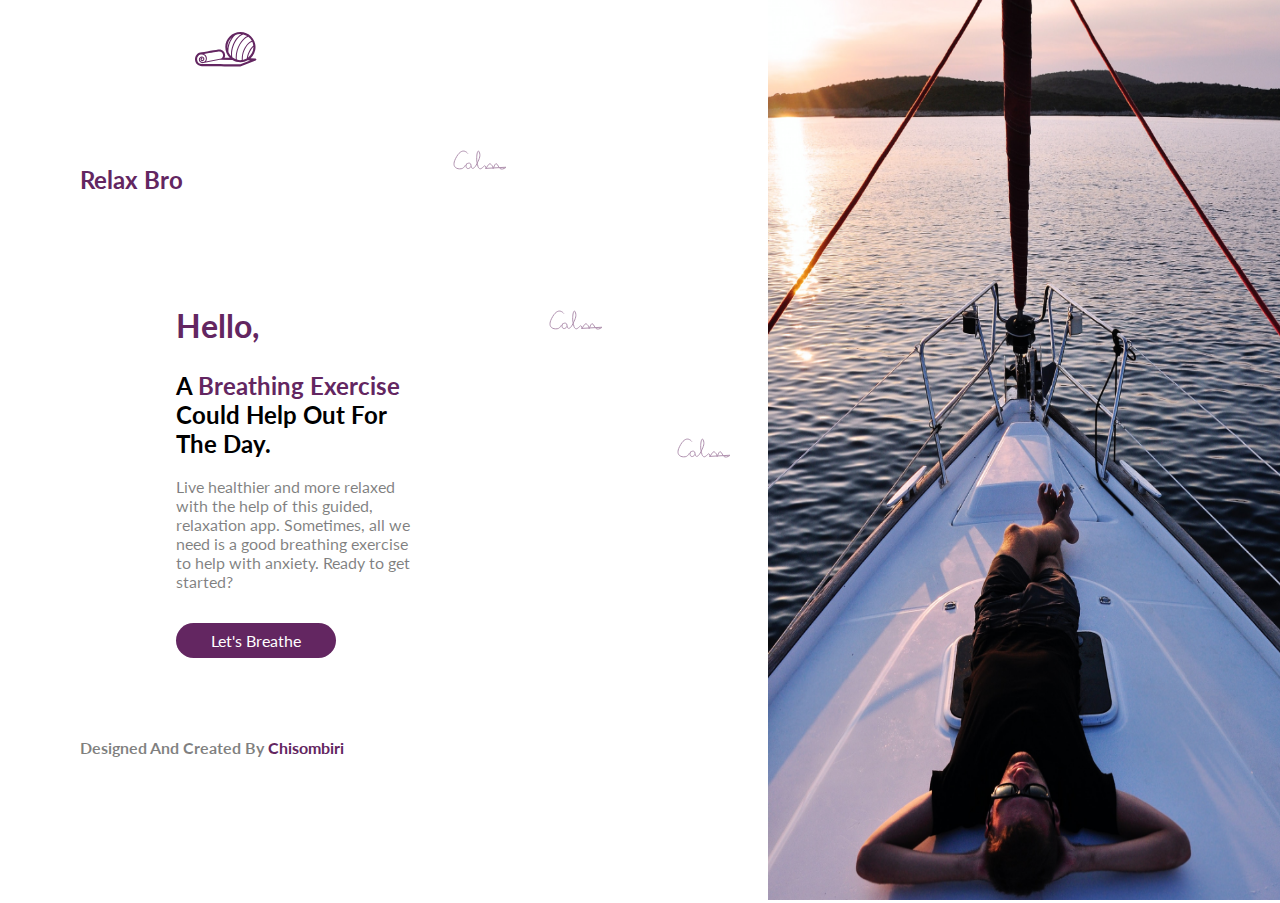
<file: index.html>
<!DOCTYPE html>
<html lang="en">
<head>
    <meta charset="UTF-8">
    <meta http-equiv="X-UA-Compatible" content="IE=edge">
    <meta name="viewport" content="width=device-width, initial-scale=1.0">
    <title>Relax bro</title>
    <link rel="shortcut icon" href="yoga.png">
    <link href="https://fonts.googleapis.com/css2?family=Lato&display=swap" rel="stylesheet">
    <link rel="stylesheet" href="main.css">
</head>
<body>
    <main class="left-side">
        <header>
            <h4>Relax Bro</h4>
            <svg width="62" height="35" viewBox="0 0 62 35" fill="none" xmlns="http://www.w3.org/2000/svg">
                <path d="M61.3536 27.2835C61.2656 26.792 60.8436 26.4305 60.3451 26.4185L55.5716 26.3035C58.6166 23.5365 60.5311 19.5455 60.5311 15.117C60.5311 6.781 53.7496 0 45.4136 0C37.0776 0 30.2966 6.781 30.2966 15.1165C30.2966 19.291 31.9971 23.076 34.7421 25.8145L29.5786 25.733C29.9526 25.0125 30.1561 24.203 30.1561 23.3665C30.1561 19.9775 27.5991 17.4215 24.2081 17.4215C22.7861 17.4215 8.15114 20.0245 5.20414 20.5515C2.00064 21.213 -0.273862 24.4165 0.0266375 27.8445C0.365638 31.723 2.97564 34.081 7.00664 34.1525C7.82564 34.167 44.0266 34.3725 45.5671 34.381C45.5686 34.381 45.5711 34.381 45.5731 34.381C45.7061 34.381 45.8376 34.3555 45.9611 34.307L60.7081 28.4445C61.1721 28.26 61.4416 27.775 61.3536 27.2835ZM52.9216 25.7315C53.6991 21.5285 55.7906 17.345 58.4116 14.7395C58.4151 14.866 58.4306 14.9895 58.4306 15.1165C58.4306 19.4975 56.2486 23.3715 52.9216 25.7315ZM47.8411 27.898C47.1676 19.8785 52.4411 11.0995 57.2656 9.764C57.7806 10.9 58.1341 12.121 58.3041 13.4015C55.0431 16.27 52.4391 21.45 51.7351 26.486C50.5396 27.1535 49.2296 27.635 47.8411 27.898ZM56.7926 8.811C51.2316 10.5395 46.1536 20.23 46.8026 28.057C46.3461 28.1055 45.8831 28.1335 45.4136 28.1335C44.1746 28.1335 42.9801 27.9485 41.8441 27.624C40.8301 17.7805 47.2251 6.7365 53.2531 4.75C54.6951 5.8435 55.9081 7.221 56.7926 8.811ZM37.2951 25.274C36.2276 18.876 38.8011 11.7855 41.9356 7.471C43.8701 4.808 46.0426 3.0595 48.1676 2.3995C49.6226 2.7145 50.9816 3.2795 52.2116 4.037C46.1351 6.727 39.9881 17.488 40.7561 27.2565C39.4971 26.772 38.3311 26.104 37.2951 25.274ZM36.8526 5.3365C34.9671 8.1745 33.0581 11.169 32.4731 16.498C32.4251 16.044 32.3976 15.5835 32.3976 15.1165C32.3976 11.2185 34.1286 7.7245 36.8526 5.3365ZM33.4771 20.2925C33.0351 15.9135 34.4131 10.746 37.2011 6.6395C38.2306 5.1235 39.3656 3.9165 40.5151 3.065C42.0286 2.4475 43.6806 2.1005 45.4136 2.1005C45.6511 2.1005 45.8831 2.1235 46.1181 2.136C44.3616 3.1105 42.6406 4.7135 41.0856 6.854C38.0251 11.0665 35.4821 17.834 36.0936 24.184C35.0026 23.0625 34.1106 21.7475 33.4771 20.2925ZM28.0556 23.3665C28.0556 25.871 26.3216 26.4115 26.3216 26.4115L10.9536 29.499C11.5511 28.745 11.9086 27.792 11.9086 26.757C11.9086 25.285 11.3031 23.859 10.2476 22.8435C9.89414 22.5035 9.49864 22.2245 9.07664 21.998C15.5226 20.864 23.3786 19.5275 24.2086 19.522C26.4376 19.522 28.0556 21.1385 28.0556 23.3665ZM45.3746 32.2795C42.3751 32.2625 7.81914 32.066 7.04364 32.052C4.11114 32.0005 2.36214 30.441 2.11914 27.6615C1.91414 25.318 3.48864 23.0515 5.60214 22.6145C5.96464 22.5495 6.34164 22.4825 6.72714 22.414C7.78514 22.4625 8.76314 22.874 9.51914 23.601C10.3696 24.419 10.8576 25.5695 10.8576 26.7575C10.8576 28.359 9.65264 29.9135 8.23614 30.0455C5.98564 30.2555 4.89264 28.9665 4.89264 27.537C4.89264 26.451 5.77564 25.568 6.86164 25.568C7.67214 25.568 8.33214 26.2275 8.33214 27.0385C8.33214 27.629 7.85164 28.1095 7.26114 28.1095C6.84614 28.1095 6.50914 27.7725 6.50914 27.358C6.50914 27.084 6.73164 26.8615 7.00564 26.8615C7.29564 26.8615 7.53064 26.6265 7.53064 26.3365C7.53064 26.0465 7.29564 25.8115 7.00564 25.8115C6.15264 25.8115 5.45864 26.5055 5.45864 27.3585C5.45864 28.352 6.26714 29.1605 7.26114 29.1605C8.43064 29.1605 9.38264 28.209 9.38264 27.039C9.38264 25.649 8.25214 24.5185 6.86214 24.5185C5.19714 24.5185 3.84264 25.873 3.84264 27.538C3.84264 29.547 5.47714 31.181 7.48564 31.181C7.82014 31.181 8.14664 31.1435 8.46064 31.0725L24.7181 27.8065L37.4436 27.9595C39.7591 29.402 42.4906 30.2355 45.4136 30.2355C48.0706 30.2355 50.5691 29.547 52.7411 28.338L55.1461 28.396L45.3746 32.2795Z" fill="#632661"/>
            </svg>    
        </header>
        <div class="info">
            <h1>Hello,</h1>
            <h2>A <span>Breathing Exercise</span> Could Help Out For The Day.</h2>
            <p>Live healthier and more relaxed with the help of this guided, relaxation app. Sometimes, all we need is a good breathing exercise to help with anxiety. Ready to get started?</p>
            <a href="breathe/index.html">Let's Breathe</a>
        </div>
        <footer>
            <h4>Designed And Created By <span>Chisombiri</span></h4>
        </footer>
    </main>
    <svg class="calm" width="64" height="64" viewBox="0 0 64 64" fill="none" xmlns="http://www.w3.org/2000/svg">
        <path d="M19.5334 25.1638C19.5334 25.1638 14.12 17.4105 7.5027 30.7252C1.9987 41.8012 13.24 41.7732 15.2494 39.9385C16.8934 38.4372 18.572 34.5172 21.632 35.2172C23.6 35.6665 22.592 38.2732 23.468 39.5878C24.3427 40.8998 26.1787 41.1612 28.9747 35.6545C31.7707 30.1478 32.7347 27.1745 31.0734 23.7652C29.412 20.3558 28.0134 29.9718 28.976 34.0812C29.9387 38.1905 29.7627 39.5878 31.5987 40.6372C33.4347 41.6865 36.0574 37.4905 36.844 37.7532C37.6307 38.0158 38.068 39.9385 38.068 40.3758" stroke="#632661" stroke-linecap="round" stroke-linejoin="round"/>
        <path d="M18.8347 35.9158C18.8347 35.9158 16.7361 38.7131 19.0094 40.1998C21.2827 41.6865 23.0307 38.4518 23.0307 38.4518M38.0667 40.3745C38.0667 40.3745 40.9521 34.8678 42.2641 35.8278C43.5761 36.7878 45.1494 38.2771 45.0614 40.2878C44.9734 42.2985 46.5481 35.7411 48.1214 35.6545C49.6947 35.5678 50.6561 40.4625 52.9294 40.9878C55.2027 41.5131 57.5627 39.6758 58.0001 39.2385L38.0667 40.3745Z" stroke="#632661" stroke-linecap="round"/>
        </svg>
        
    <svg class="calm" width="64" height="64" viewBox="0 0 64 64" fill="none" xmlns="http://www.w3.org/2000/svg">
        <path d="M19.5334 25.1638C19.5334 25.1638 14.12 17.4105 7.5027 30.7252C1.9987 41.8012 13.24 41.7732 15.2494 39.9385C16.8934 38.4372 18.572 34.5172 21.632 35.2172C23.6 35.6665 22.592 38.2732 23.468 39.5878C24.3427 40.8998 26.1787 41.1612 28.9747 35.6545C31.7707 30.1478 32.7347 27.1745 31.0734 23.7652C29.412 20.3558 28.0134 29.9718 28.976 34.0812C29.9387 38.1905 29.7627 39.5878 31.5987 40.6372C33.4347 41.6865 36.0574 37.4905 36.844 37.7532C37.6307 38.0158 38.068 39.9385 38.068 40.3758" stroke="#632661" stroke-linecap="round" stroke-linejoin="round"/>
        <path d="M18.8347 35.9158C18.8347 35.9158 16.7361 38.7131 19.0094 40.1998C21.2827 41.6865 23.0307 38.4518 23.0307 38.4518M38.0667 40.3745C38.0667 40.3745 40.9521 34.8678 42.2641 35.8278C43.5761 36.7878 45.1494 38.2771 45.0614 40.2878C44.9734 42.2985 46.5481 35.7411 48.1214 35.6545C49.6947 35.5678 50.6561 40.4625 52.9294 40.9878C55.2027 41.5131 57.5627 39.6758 58.0001 39.2385L38.0667 40.3745Z" stroke="#632661" stroke-linecap="round"/>
    </svg>
        
    <svg class="calm" width="64" height="64" viewBox="0 0 64 64" fill="none" xmlns="http://www.w3.org/2000/svg">
        <path d="M19.5334 25.1638C19.5334 25.1638 14.12 17.4105 7.5027 30.7252C1.9987 41.8012 13.24 41.7732 15.2494 39.9385C16.8934 38.4372 18.572 34.5172 21.632 35.2172C23.6 35.6665 22.592 38.2732 23.468 39.5878C24.3427 40.8998 26.1787 41.1612 28.9747 35.6545C31.7707 30.1478 32.7347 27.1745 31.0734 23.7652C29.412 20.3558 28.0134 29.9718 28.976 34.0812C29.9387 38.1905 29.7627 39.5878 31.5987 40.6372C33.4347 41.6865 36.0574 37.4905 36.844 37.7532C37.6307 38.0158 38.068 39.9385 38.068 40.3758" stroke="#632661" stroke-linecap="round" stroke-linejoin="round"/>
        <path d="M18.8347 35.9158C18.8347 35.9158 16.7361 38.7131 19.0094 40.1998C21.2827 41.6865 23.0307 38.4518 23.0307 38.4518M38.0667 40.3745C38.0667 40.3745 40.9521 34.8678 42.2641 35.8278C43.5761 36.7878 45.1494 38.2771 45.0614 40.2878C44.9734 42.2985 46.5481 35.7411 48.1214 35.6545C49.6947 35.5678 50.6561 40.4625 52.9294 40.9878C55.2027 41.5131 57.5627 39.6758 58.0001 39.2385L38.0667 40.3745Z" stroke="#632661" stroke-linecap="round"/>
    </svg>
        
    <div class="right-side">
        <img src="relaxed.png" alt="">
    </div>
</body>
</html>
</file>
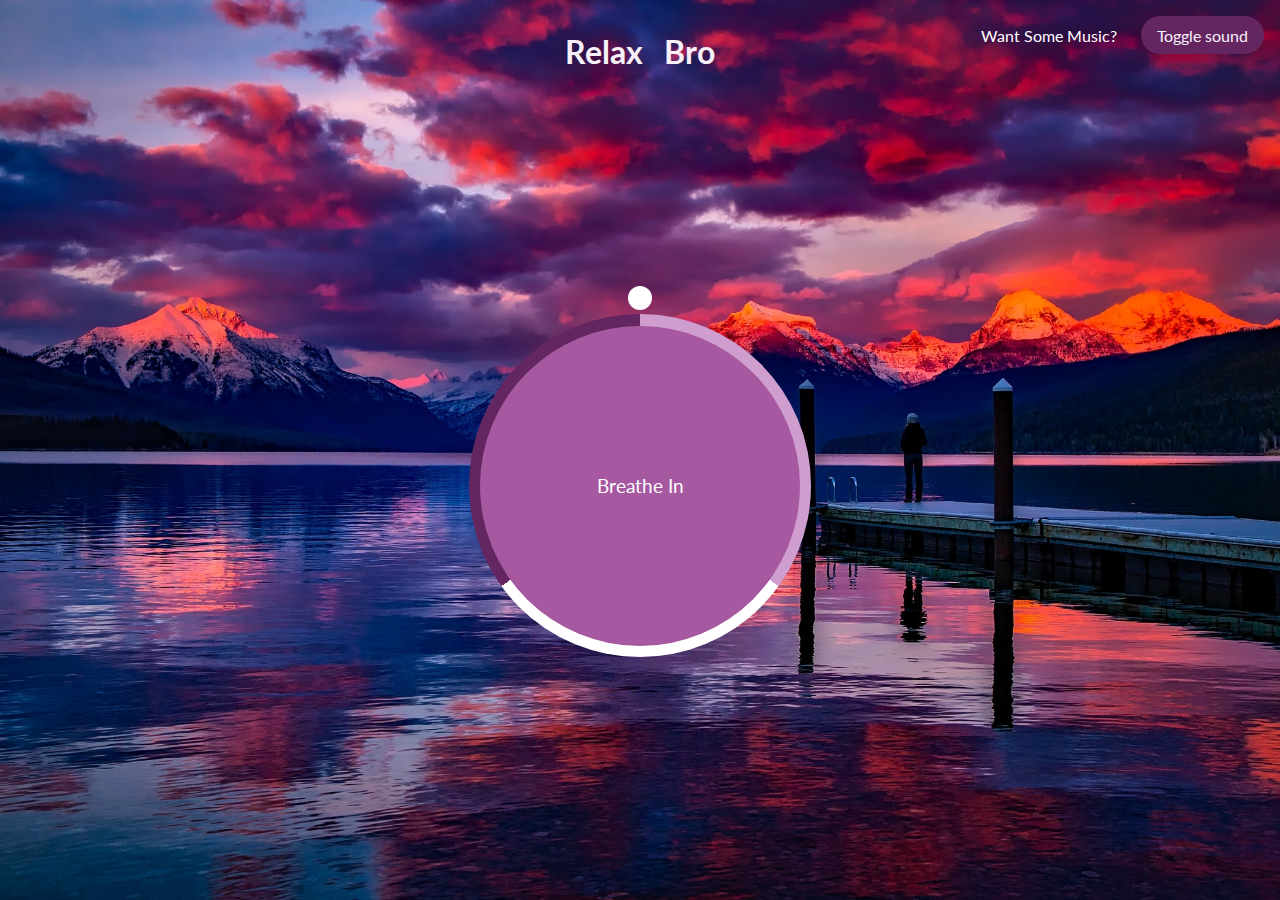
<file: breathe/index.html>
<!DOCTYPE html>
<html lang="en">
<head>
    <meta charset="UTF-8">
    <meta http-equiv="X-UA-Compatible" content="IE=edge">
    <meta name="viewport" content="width=device-width, initial-scale=1.0">
    <title>Breathe</title>
    <link rel="shortcut icon" href="../yoga.png">
    <link href="https://fonts.googleapis.com/css2?family=Lato&display=swap" rel="stylesheet">
    <link rel="stylesheet" href="style.css">
</head>
<body>
   <h1>Relax Bro</h1>
   <div class="container" id="container">
       <div class="circle"></div>
       <p class="text"></p>
       <div class="point-container">
           <div class="pointer"></div>
       </div>
       <div class="gradient-circle"></div>
   </div>

    <audio src="serene.mp3" muted="muted"></audio>
    <div class="toggle">
        <span>Want Some Music?</span>
        <a id="toggleSound">Toggle sound</a>
    </div>

    <script src="app.js"></script>
</body>
</html>
</file>
<file: main.css>
*{
    box-sizing: border-box;
    margin: 0;
    padding: 0;
}

body{
    height: 100vh;
    display: flex;
    justify-content: space-between;
    font-family: 'Lato', sans-serif;
    overflow: hidden;
}

.right-side{
    height: 100%;
    flex-basis: 40%;
}

.right-side img{
    height: 100%;
    width: 100%;
}

.left-side{
    flex-basis: 45%;
    display: flex;
    flex-flow: column;
    justify-content: space-around;
    margin-left: 1em;
}

header{
    flex-basis: 25%;
    margin-top: 2em;
    display: flex;
    margin-left: 4em;
}

header h4{
    font-size: 1.5em;
    margin-right: 0.5em;
    color: #632661;
    align-self: flex-end;
}

.calm{
    position: absolute;
    z-index: -2;
    opacity: 0.5;
}

.calm:nth-of-type(1){
    top: 18em;
    left: 34em;
}

.calm:nth-of-type(2){
    top: 8em;
    left: 28em;
}

.calm:nth-of-type(3){
    top: 26em;
    left: 42em;
}

.info{
    width: 15em;
    flex-basis: 25%;
    margin-top: 7rem;
    margin-left: 10em;
    display: flex;
    flex-flow: column;
}

.info a{
    width: 10em;
    text-decoration: none;
    background-color: #632661;
    color: #fff;
    text-align: center;
    padding: 0.5em 0;
    border-radius: 1.5em;
    font-style: bold;
    transition: all 1s;
}

.info a:hover,
.info a:active{
    transform: scale(1.05);
    color: #632661;
    background-color: rgba(148, 128, 128, 0.3);
}

.info h1, .info h2{
    margin-bottom: 0.8em;
}

.info p{
    margin-bottom: 2em;
}

.info p, footer h4{
    color: rgba(0, 0, 0, 0.5);
}

footer{
    flex-basis: 25%;
    margin-top: 5em;
    margin-left: 4em;
}

.info h1, .info span, footer span{
    color: #632661;
}

@media (max-width:600px) {
    body{
        flex-flow: column;
        width: 100vw;
        justify-content: center;
        align-content: center;
    }

    .right-side img{
        display: none;
    }

    .left-side{
        flex-basis: 100%;
        width: 100%;
        display: flex;
        flex-flow: column;
        justify-content: center;
        align-items: center;
    }

    header{
        margin-top: 2em;
    }

    header, .info, footer{
        margin-left: 0;
        margin-right: 0;
        width: 100%;
    }

    .info, footer{
        align-items: center;
        text-align: center;
    }

    .info{
        width: 15em;
        margin-top: 4em;
    }

    .info h1, .info h2{
        margin-bottom: 1em;
    }
    
    .info p{
        margin-bottom: 2em;
    }

    footer{
        margin-top: 6em;
    }

    .calm{
        display: none;
    }
}
</file>
<file: breathe/style.css>
*{
    box-sizing: border-box;
    margin: 0;
}

body{
    margin: 0;
    font-family: 'Lato', sans-serif;
    height: 100vh;
    width: 100vw;
    background: rgb(166, 89, 161) url('pexels.jpg') no-repeat center center/cover;
    display: flex;
    flex-flow: column;
    align-items: center;
    color: #fff;
}

h1{
    margin-top: 1em;
    word-spacing: 0.4em;
    color: #f8f0f8;
}

.container{
    display: flex;
    justify-self: center;
    justify-content: center;
    align-items: center;
    margin: auto;
    height: 20em;
    width: 20em;
    transform: scale(1);
    position: relative;
}

.circle{
    background-color: rgb(166, 89, 161);
    height: 100%;
    width: 100%;
    border-radius: 50%;
    position: absolute;
    top: 0;
    left: 0;
    z-index: -1;
}

.text{
    font-size: 1.2em;
}

.gradient-circle{
    background: conic-gradient(
        #cf9ece 0%,
        #cf9ece 35%,
        #fff 35%,
        #fff 65%,
        #632661 65%,
        #632661 100%
    );
    height: 21.4em;
    width: 21.4em;
    z-index: -2;
    border-radius: 50%;
    position: absolute;
}

.point-container{
    width: 1.5em;
    height: 12.5em;
    position: absolute;
    top: -2.5em;
    animation: rotate 8s linear forwards infinite;
    transform-origin: bottom center;
}

.pointer{
    background-color: #fff;
    height: 1.5em;
    width: 100%;
    border-radius: 50%;
}

@keyframes rotate {
    from{
        transform: rotate(0deg);
    }
    to{
        transform: rotate(360deg);
    }
}

.container.grow{
    animation: grow 3.333333333s linear forwards;
}

@keyframes grow {
    from{
        transform: scale(1);
    }
    to{
        transform: scale(1.3);
    }
}

.container.shrink{
    animation: shrink 3.333333333s linear forwards;
}

@keyframes shrink {
    from{
        transform: scale(1.3);
    }
    to{
        transform: scale(1);
    }
}

.toggle{
    position: absolute;
    top: 1em;
    right: 1em;
    display: flex;
    align-items: center;
}

#toggleSound {
    color: #f8f0f8;
    background-color: #632661;
    border-radius: 1.5em;
    cursor: pointer;
    text-decoration: none;
    padding: 0.6em 1em;
    margin-left: 1.5em;
}

#toggleSound:hover,
#toggleSound:active{
    color: #632661;
    background-color: #d4ccd4;
    transform: scale(1.05);
}  

@media (max-width: 600px) {
    .toggle{
        position: static;
        margin-bottom: 3em;
    }
    
    .container{
        height: 16em;
        width: 16em;
    }
    .gradient-circle{
        height: 17em;
        width: 17em;
    }
    .point-container{
        height: 10.4em;
    }
}
</file>
